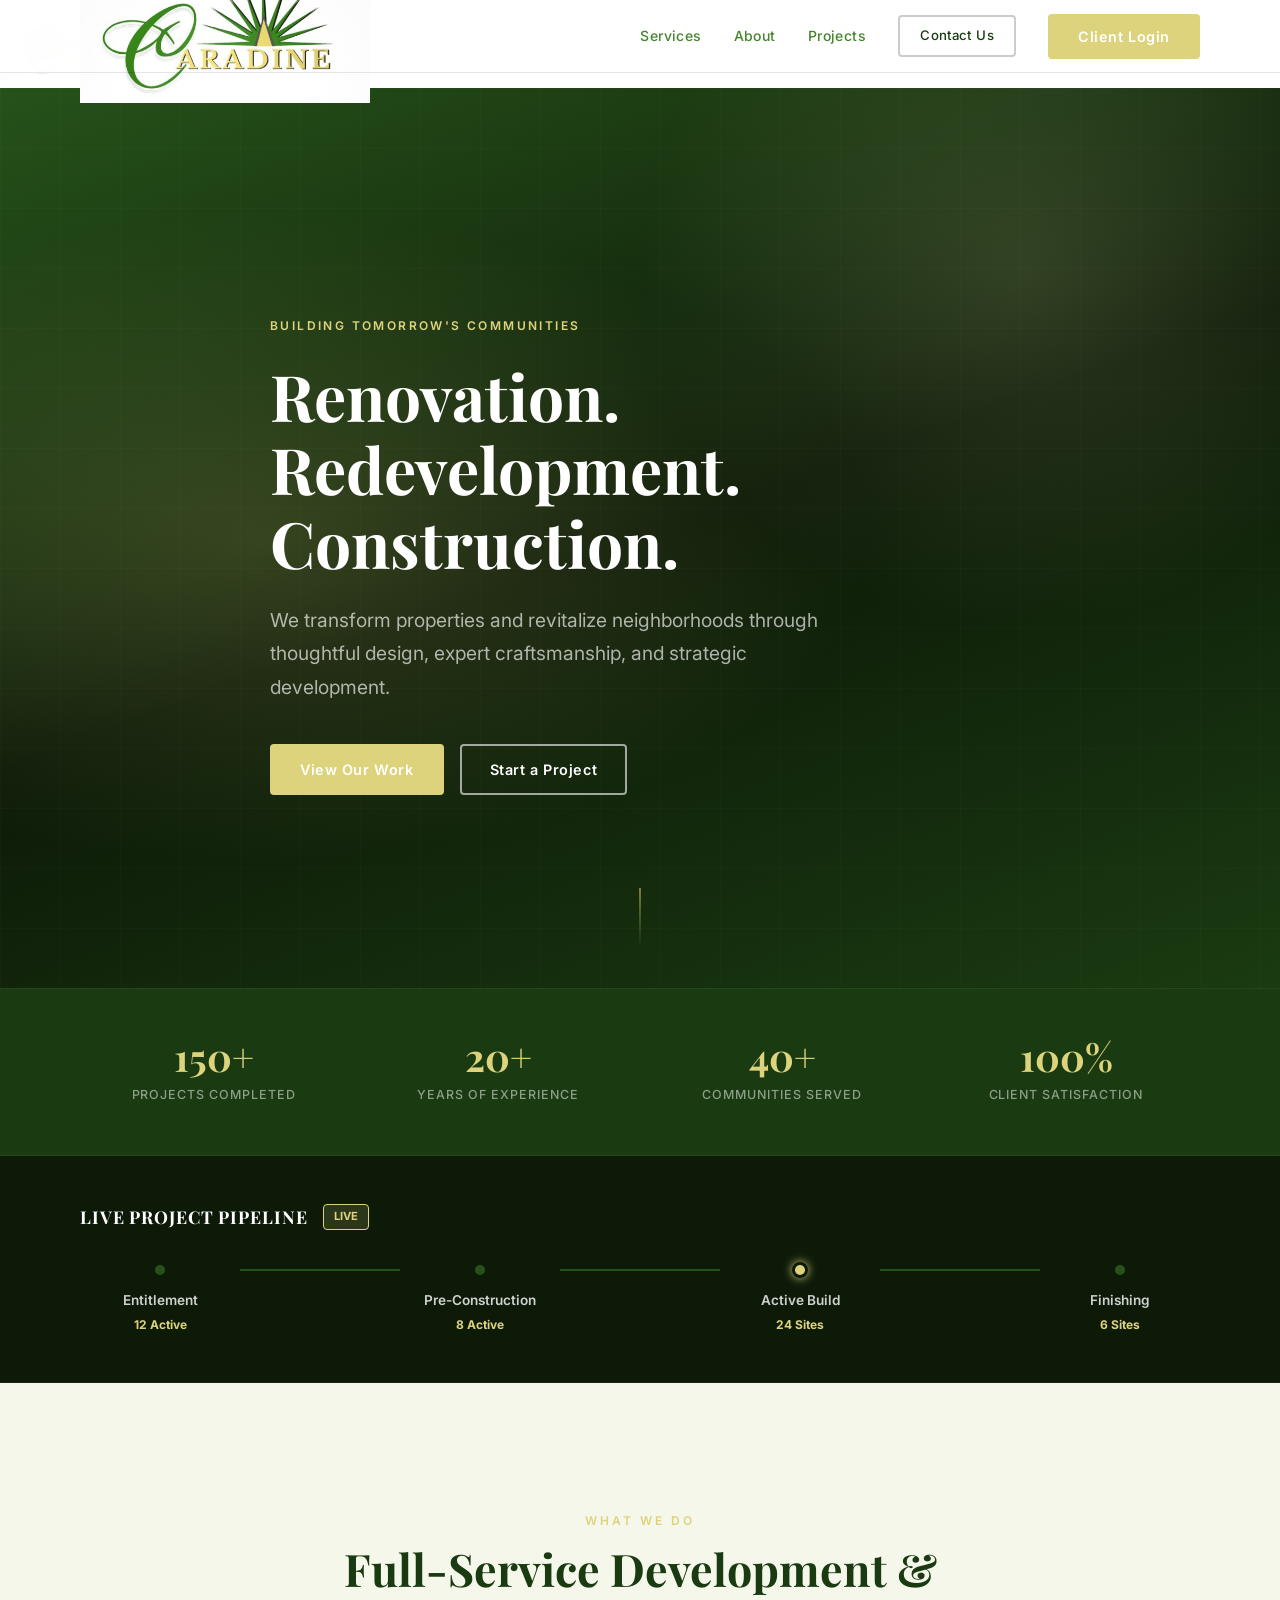
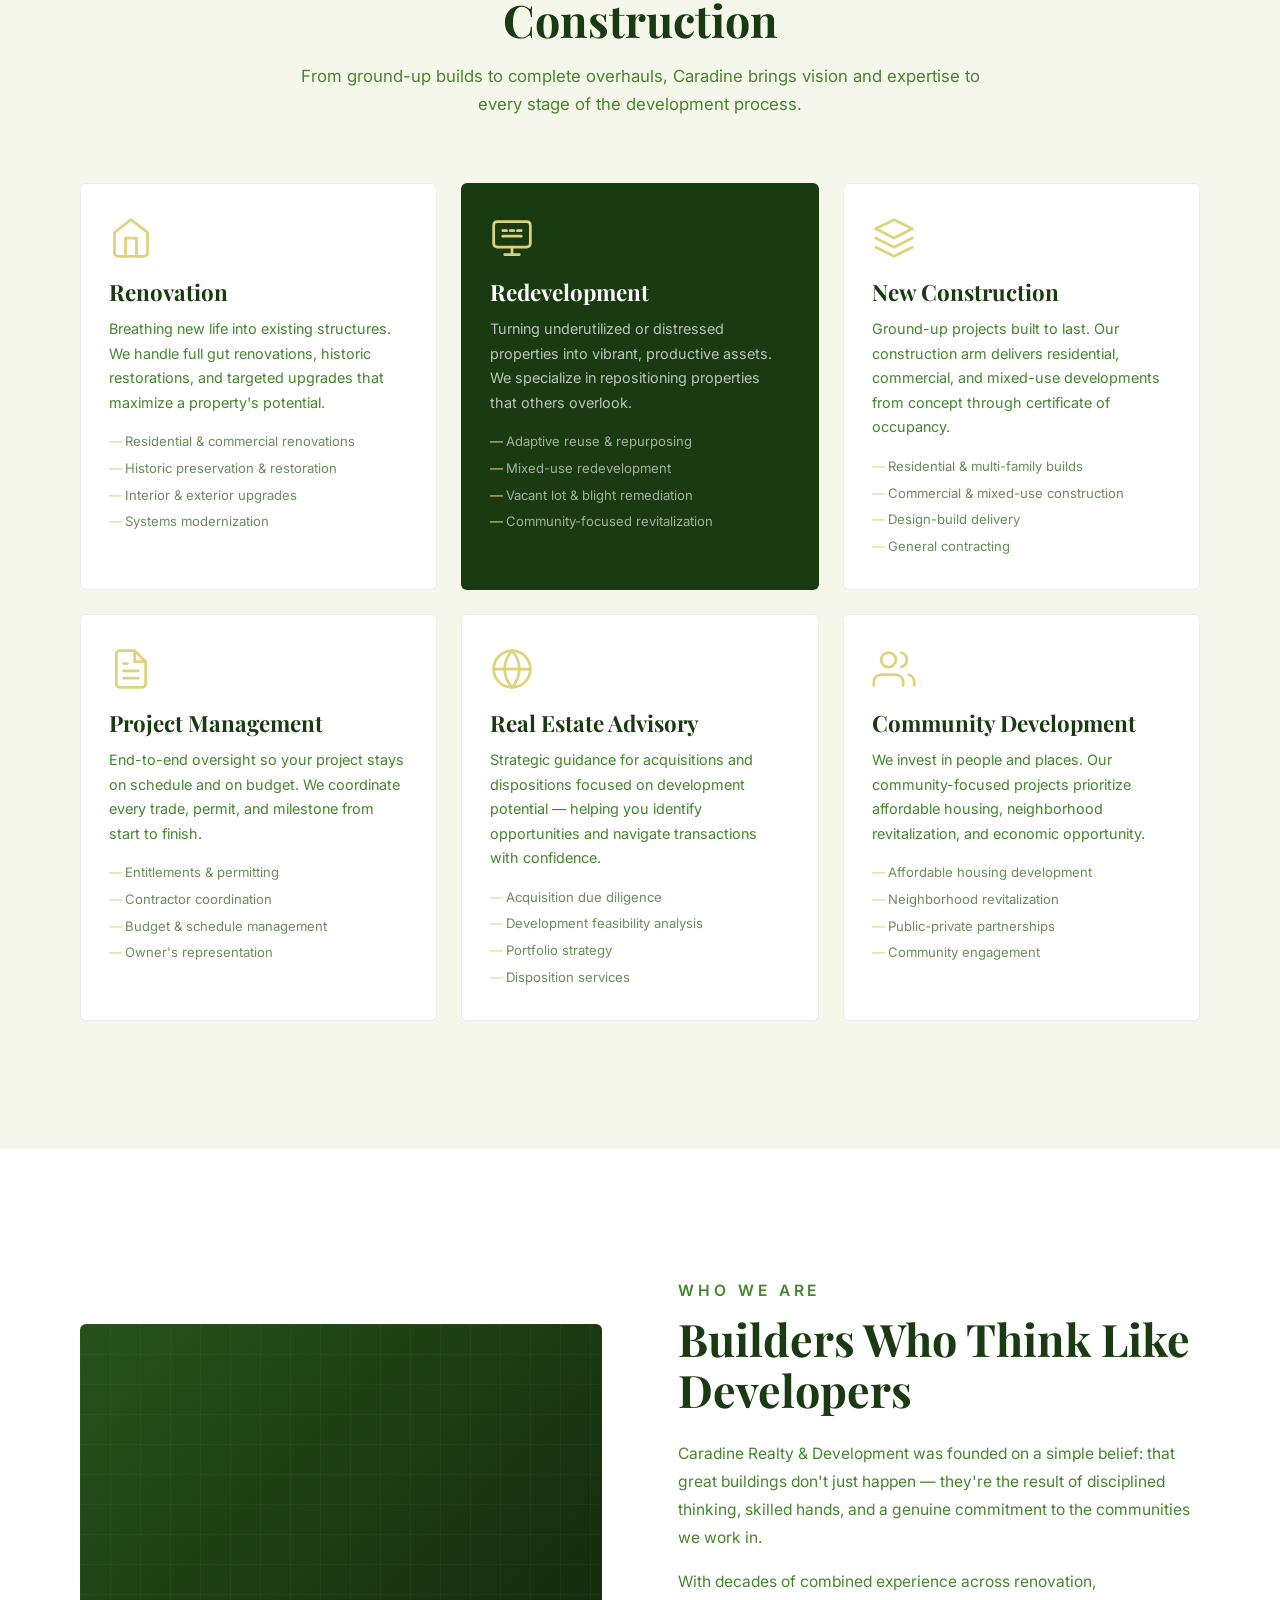
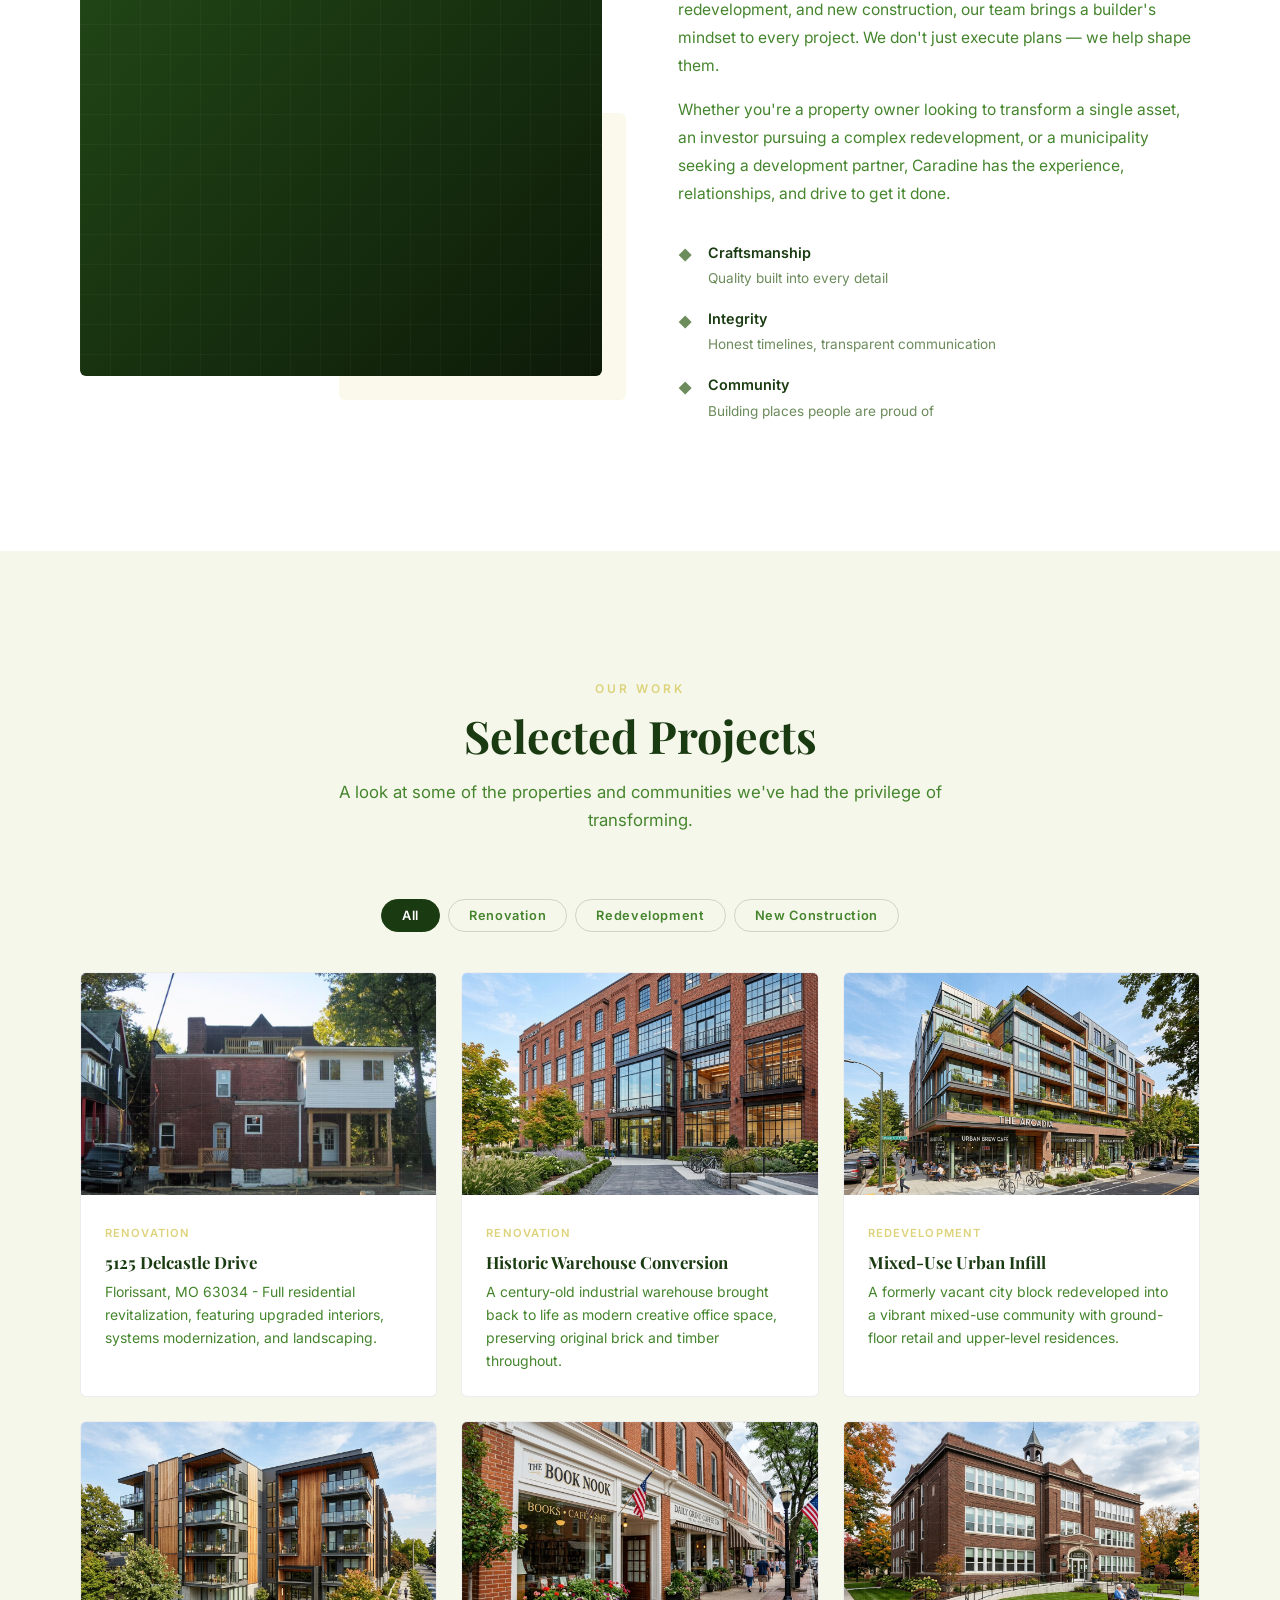
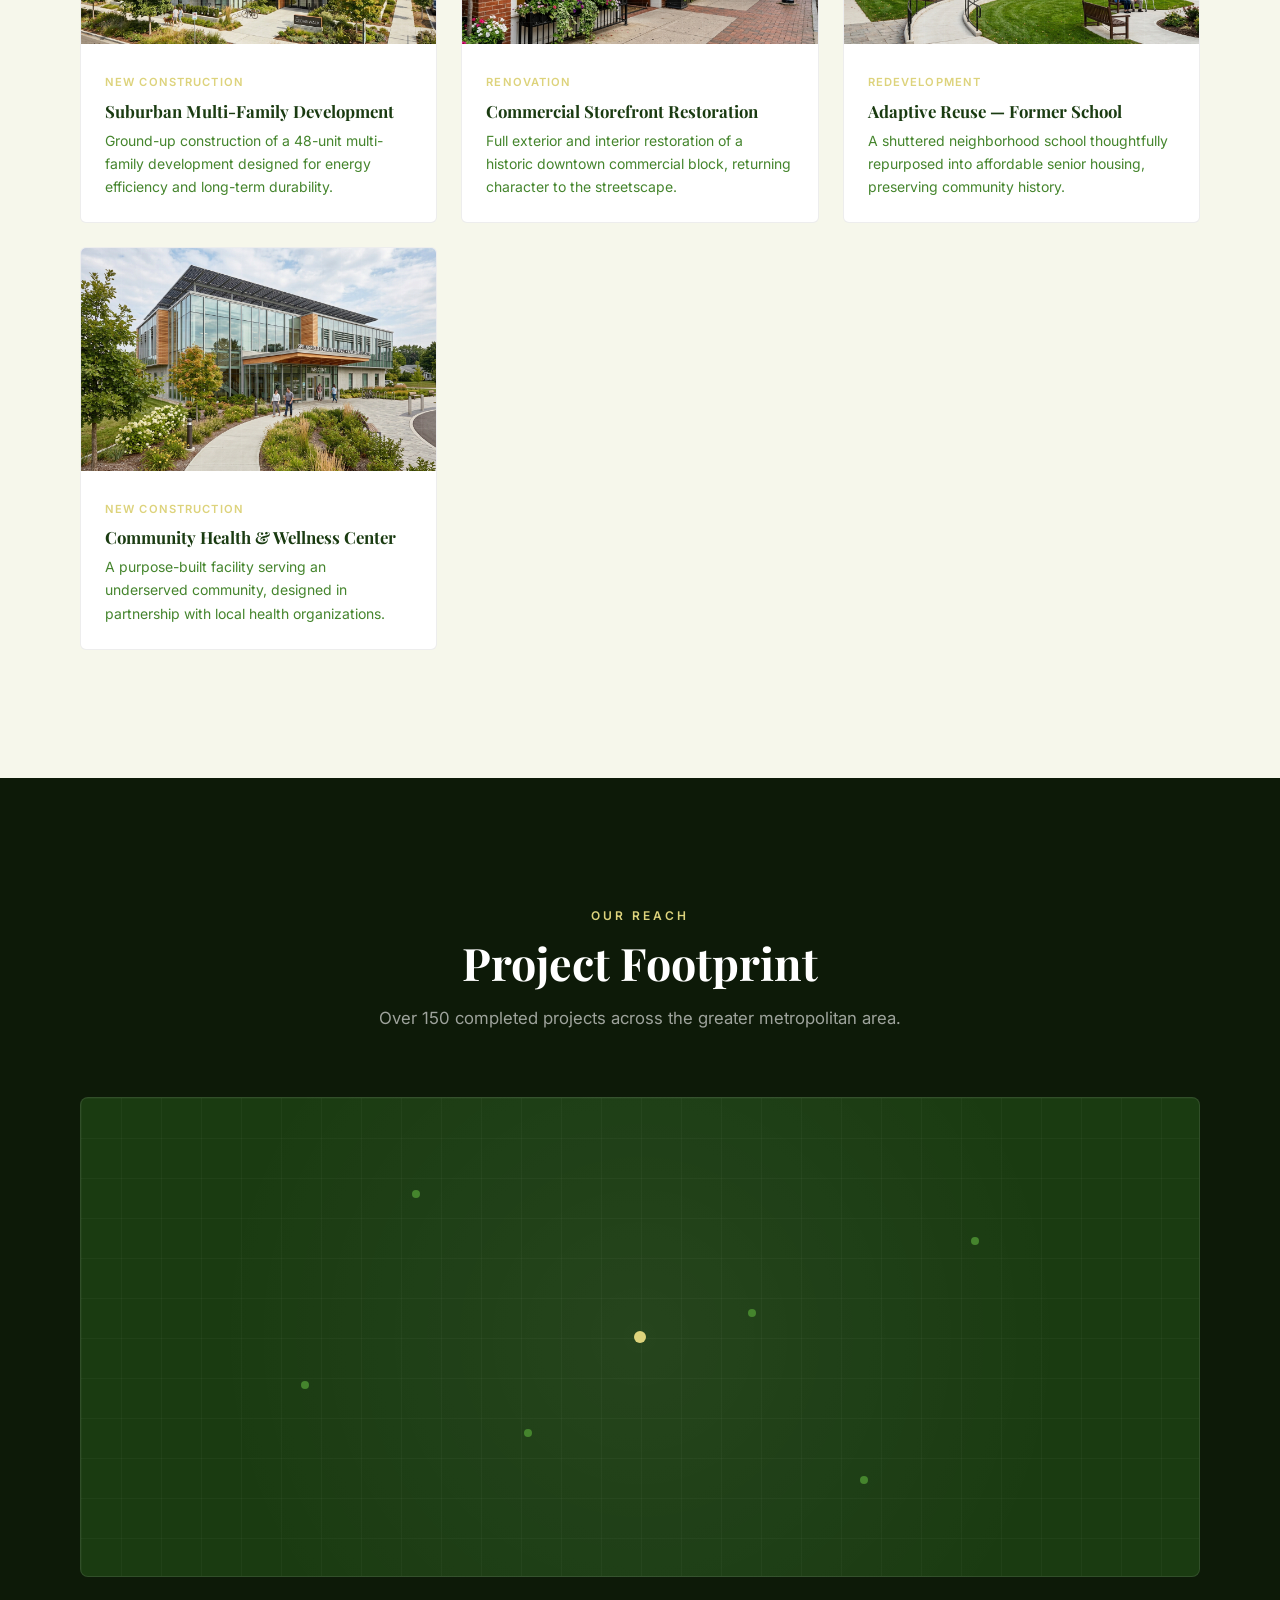
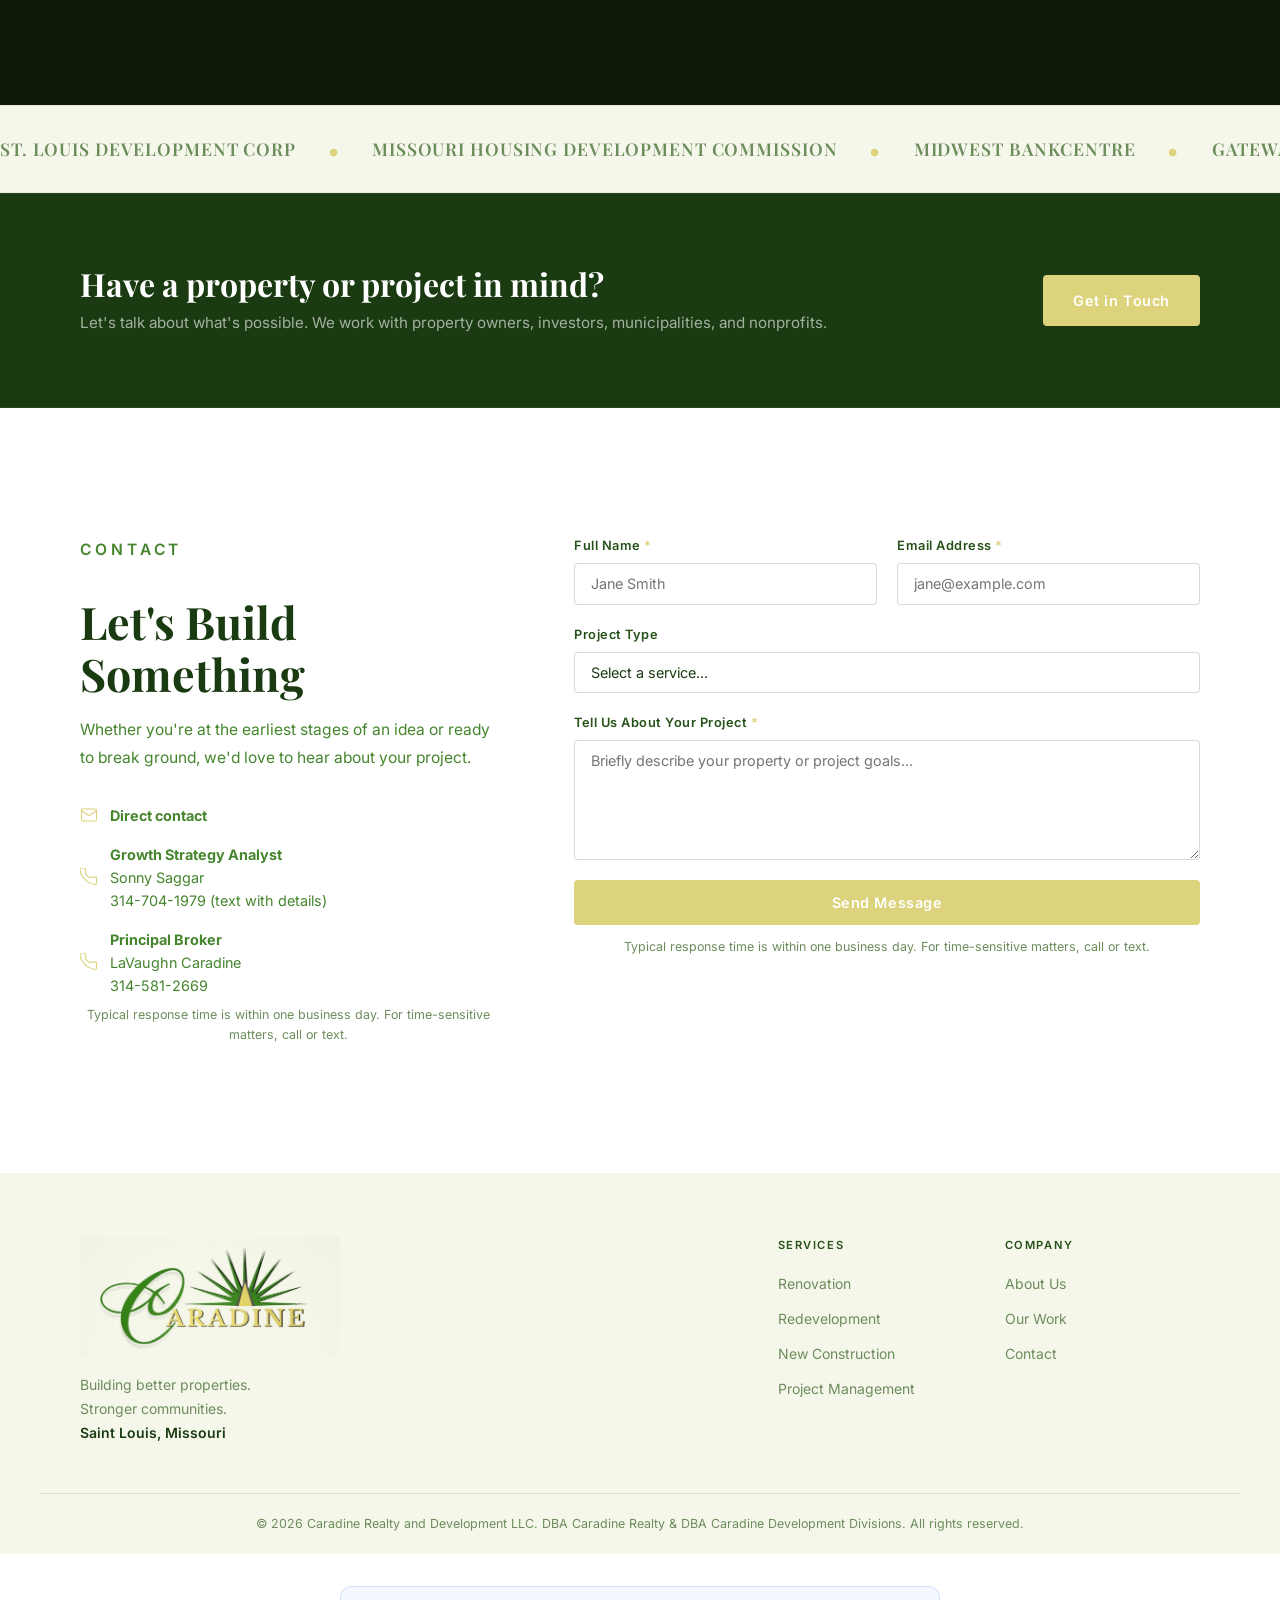
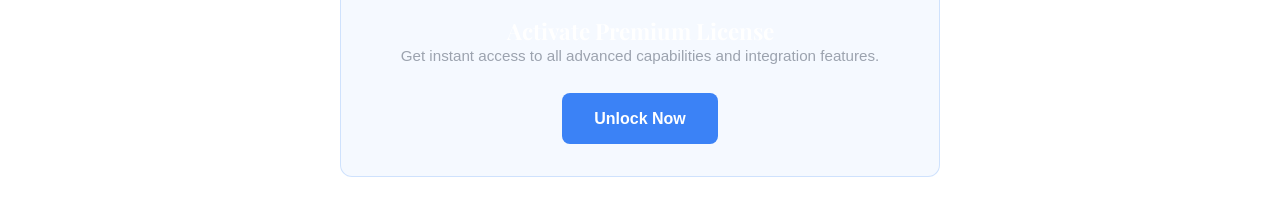
<file: index.html>
<!DOCTYPE html>
<html lang="en">
<head>
  <meta charset="UTF-8" />
  <meta name="viewport" content="width=device-width, initial-scale=1.0" />
  <title>Caradine Realty &amp; Development</title>
  <link rel="stylesheet" href="styles.css" />
  <link rel="preconnect" href="https://fonts.googleapis.com" />
  <link rel="preconnect" href="https://fonts.gstatic.com" crossorigin />
  <link href="https://fonts.googleapis.com/css2?family=Playfair+Display:wght@400;700&family=Inter:wght@300;400;500;600&display=swap" rel="stylesheet" />
</head>
<body>
<header>
  <img src="public/caradine-logo.jpg" alt="Caradine Realty" class="logo">
</header>

  <!-- Navigation -->
  <header class="site-header">
    <nav class="nav container">
      <a href="#" class="logo">
        <img src="/caradine-logo.jpg" alt="Caradine Realty logo" class="logo-mark" />
        <span class="logo-main">Caradine</span>
        <span class="logo-sub">Realty and Development LLC<br><small style="font-size: 0.65rem; opacity: 0.8; letter-spacing: 0.02em; display: block; margin-top: 2px;">DBA Caradine Realty &amp; DBA Caradine Development Divisions</small></span>
      </a>
      <button class="nav-toggle" aria-label="Toggle menu" aria-expanded="false">
        <span></span><span></span><span></span>
      </button>
      <ul class="nav-links">
        <li><a href="#services">Services</a></li>
        <li><a href="#about">About</a></li>
        <li><a href="#projects">Projects</a></li>
        <li><a href="#contact" class="btn btn-outline">Contact Us</a></li>
        <li><button class="btn btn-primary login-btn" id="login-trigger">Client Login</button></li>
      </ul>
    </nav>
  </header>

  <!-- Hero -->
  <section class="hero">
    <video autoplay loop muted playsinline class="hero-video">
      <source src="https://cdn.coverr.co/videos/coverr-construction-workers-on-a-rooftop-2621/1080p.mp4" type="video/mp4">
    </video>
    <div class="hero-overlay"></div>
    <div class="hero-content container">
      <p class="hero-eyebrow">Building Tomorrow's Communities</p>
      <h1>Renovation. Redevelopment.<br />Construction.</h1>
      <p class="hero-sub">We transform properties and revitalize neighborhoods through thoughtful design, expert craftsmanship, and strategic development.</p>
      <div class="hero-cta">
        <a href="#projects" class="btn btn-primary">View Our Work</a>
        <a href="#contact" class="btn btn-ghost">Start a Project</a>
      </div>
    </div>
    <div class="hero-scroll-indicator">
      <span></span>
    </div>
  </section>

  <!-- Stats Bar -->
  <section class="stats-bar">
    <div class="container stats-grid">
      <div class="stat">
        <span class="stat-number">150+</span>
        <span class="stat-label">Projects Completed</span>
      </div>
      <div class="stat">
        <span class="stat-number">20+</span>
        <span class="stat-label">Years of Experience</span>
      </div>
      <div class="stat">
        <span class="stat-number">40+</span>
        <span class="stat-label">Communities Served</span>
      </div>
      <div class="stat">
        <span class="stat-number">100%</span>
        <span class="stat-label">Client Satisfaction</span>
      </div>
    </div>
  </section>

  <!-- Pipeline Tracker -->
  <section class="pipeline-tracker reveal">
    <div class="container">
      <div class="pipeline-header">
        <h3>Live Project Pipeline</h3>
        <span class="pipeline-pulse">Live</span>
      </div>
      <div class="pipeline-stages">
        <div class="stage">
          <div class="stage-dot"></div>
          <div class="stage-label">Entitlement</div>
          <div class="stage-count">12 Active</div>
        </div>
        <div class="stage-line"></div>
        <div class="stage">
          <div class="stage-dot"></div>
          <div class="stage-label">Pre-Construction</div>
          <div class="stage-count">8 Active</div>
        </div>
        <div class="stage-line"></div>
        <div class="stage active-stage">
          <div class="stage-dot"></div>
          <div class="stage-label">Active Build</div>
          <div class="stage-count">24 Sites</div>
        </div>
        <div class="stage-line"></div>
        <div class="stage">
          <div class="stage-dot"></div>
          <div class="stage-label">Finishing</div>
          <div class="stage-count">6 Sites</div>
        </div>
      </div>
    </div>
  </section>

  <!-- Services -->
  <section class="services section" id="services">
    <div class="container">
      <div class="section-header">
        <p class="section-eyebrow">What We Do</p>
        <h2>Full-Service Development &amp; Construction</h2>
        <p class="section-desc">From ground-up builds to complete overhauls, Caradine brings vision and expertise to every stage of the development process.</p>
      </div>
      <div class="services-grid">
        <div class="service-card reveal reveal-delay-1">
          <div class="service-icon">
            <svg xmlns="http://www.w3.org/2000/svg" viewBox="0 0 24 24" fill="none" stroke="currentColor" stroke-width="1.5" stroke-linecap="round" stroke-linejoin="round"><path d="M3 9l9-7 9 7v11a2 2 0 01-2 2H5a2 2 0 01-2-2z"/><polyline points="9 22 9 12 15 12 15 22"/></svg>
          </div>
          <h3>Renovation</h3>
          <p>Breathing new life into existing structures. We handle full gut renovations, historic restorations, and targeted upgrades that maximize a property's potential.</p>
          <ul>
            <li>Residential &amp; commercial renovations</li>
            <li>Historic preservation &amp; restoration</li>
            <li>Interior &amp; exterior upgrades</li>
            <li>Systems modernization</li>
          </ul>
        </div>
        <div class="service-card featured reveal reveal-delay-2">
          <div class="service-icon">
            <svg xmlns="http://www.w3.org/2000/svg" viewBox="0 0 24 24" fill="none" stroke="currentColor" stroke-width="1.5" stroke-linecap="round" stroke-linejoin="round"><rect x="2" y="3" width="20" height="14" rx="2"/><path d="M8 21h8M12 17v4"/><path d="M7 8h2m2 0h2m2 0h2"/><path d="M7 11h10"/></svg>
          </div>
          <h3>Redevelopment</h3>
          <p>Turning underutilized or distressed properties into vibrant, productive assets. We specialize in repositioning properties that others overlook.</p>
          <ul>
            <li>Adaptive reuse &amp; repurposing</li>
            <li>Mixed-use redevelopment</li>
            <li>Vacant lot &amp; blight remediation</li>
            <li>Community-focused revitalization</li>
          </ul>
        </div>
        <div class="service-card reveal reveal-delay-3">
          <div class="service-icon">
            <svg xmlns="http://www.w3.org/2000/svg" viewBox="0 0 24 24" fill="none" stroke="currentColor" stroke-width="1.5" stroke-linecap="round" stroke-linejoin="round"><polygon points="12 2 2 7 12 12 22 7 12 2"/><polyline points="2 17 12 22 22 17"/><polyline points="2 12 12 17 22 12"/></svg>
          </div>
          <h3>New Construction</h3>
          <p>Ground-up projects built to last. Our construction arm delivers residential, commercial, and mixed-use developments from concept through certificate of occupancy.</p>
          <ul>
            <li>Residential &amp; multi-family builds</li>
            <li>Commercial &amp; mixed-use construction</li>
            <li>Design-build delivery</li>
            <li>General contracting</li>
          </ul>
        </div>
        <div class="service-card reveal reveal-delay-1">
          <div class="service-icon">
            <svg xmlns="http://www.w3.org/2000/svg" viewBox="0 0 24 24" fill="none" stroke="currentColor" stroke-width="1.5" stroke-linecap="round" stroke-linejoin="round"><path d="M14 2H6a2 2 0 00-2 2v16a2 2 0 002 2h12a2 2 0 002-2V8z"/><polyline points="14 2 14 8 20 8"/><line x1="16" y1="13" x2="8" y2="13"/><line x1="16" y1="17" x2="8" y2="17"/><polyline points="10 9 9 9 8 9"/></svg>
          </div>
          <h3>Project Management</h3>
          <p>End-to-end oversight so your project stays on schedule and on budget. We coordinate every trade, permit, and milestone from start to finish.</p>
          <ul>
            <li>Entitlements &amp; permitting</li>
            <li>Contractor coordination</li>
            <li>Budget &amp; schedule management</li>
            <li>Owner's representation</li>
          </ul>
        </div>
        <div class="service-card reveal reveal-delay-2">
          <div class="service-icon">
            <svg xmlns="http://www.w3.org/2000/svg" viewBox="0 0 24 24" fill="none" stroke="currentColor" stroke-width="1.5" stroke-linecap="round" stroke-linejoin="round"><circle cx="12" cy="12" r="10"/><line x1="2" y1="12" x2="22" y2="12"/><path d="M12 2a15.3 15.3 0 014 10 15.3 15.3 0 01-4 10 15.3 15.3 0 01-4-10 15.3 15.3 0 014-10z"/></svg>
          </div>
          <h3>Real Estate Advisory</h3>
          <p>Strategic guidance for acquisitions and dispositions focused on development potential — helping you identify opportunities and navigate transactions with confidence.</p>
          <ul>
            <li>Acquisition due diligence</li>
            <li>Development feasibility analysis</li>
            <li>Portfolio strategy</li>
            <li>Disposition services</li>
          </ul>
        </div>
        <div class="service-card reveal reveal-delay-3">
          <div class="service-icon">
            <svg xmlns="http://www.w3.org/2000/svg" viewBox="0 0 24 24" fill="none" stroke="currentColor" stroke-width="1.5" stroke-linecap="round" stroke-linejoin="round"><path d="M17 21v-2a4 4 0 00-4-4H5a4 4 0 00-4 4v2"/><circle cx="9" cy="7" r="4"/><path d="M23 21v-2a4 4 0 00-3-3.87"/><path d="M16 3.13a4 4 0 010 7.75"/></svg>
          </div>
          <h3>Community Development</h3>
          <p>We invest in people and places. Our community-focused projects prioritize affordable housing, neighborhood revitalization, and economic opportunity.</p>
          <ul>
            <li>Affordable housing development</li>
            <li>Neighborhood revitalization</li>
            <li>Public-private partnerships</li>
            <li>Community engagement</li>
          </ul>
        </div>
      </div>
    </div>
  </section>

  <!-- About -->
  <section class="about section" id="about">
    <div class="container about-grid">
      <div class="about-image reveal">
        <div class="about-image-bg"></div>
        <div class="about-image-accent"></div>
      </div>
      <div class="about-content reveal reveal-delay-2">
        <p class="section-eyebrow">Who We Are</p>
        <h2>Builders Who Think Like Developers</h2>
        <p>Caradine Realty &amp; Development was founded on a simple belief: that great buildings don't just happen — they're the result of disciplined thinking, skilled hands, and a genuine commitment to the communities we work in.</p>
        <p>With decades of combined experience across renovation, redevelopment, and new construction, our team brings a builder's mindset to every project. We don't just execute plans — we help shape them.</p>
        <p>Whether you're a property owner looking to transform a single asset, an investor pursuing a complex redevelopment, or a municipality seeking a development partner, Caradine has the experience, relationships, and drive to get it done.</p>
        <div class="about-values">
          <div class="value">
            <span class="value-icon">&#9670;</span>
            <div>
              <strong>Craftsmanship</strong>
              <span>Quality built into every detail</span>
            </div>
          </div>
          <div class="value">
            <span class="value-icon">&#9670;</span>
            <div>
              <strong>Integrity</strong>
              <span>Honest timelines, transparent communication</span>
            </div>
          </div>
          <div class="value">
            <span class="value-icon">&#9670;</span>
            <div>
              <strong>Community</strong>
              <span>Building places people are proud of</span>
            </div>
          </div>
        </div>
      </div>
    </div>
  </section>

  <!-- Projects -->
  <section class="projects section" id="projects">
    <div class="container">
      <div class="section-header">
        <p class="section-eyebrow">Our Work</p>
        <h2>Selected Projects</h2>
        <p class="section-desc">A look at some of the properties and communities we've had the privilege of transforming.</p>
      </div>
      <div class="project-filters">
        <button class="filter-btn active" data-filter="all">All</button>
        <button class="filter-btn" data-filter="renovation">Renovation</button>
        <button class="filter-btn" data-filter="redevelopment">Redevelopment</button>
        <button class="filter-btn" data-filter="construction">New Construction</button>
      </div>
      <div class="projects-grid">
        <!-- Real Property Listing -->
        <div class="project-card reveal reveal-delay-1" data-category="renovation" data-project-id="delcastle" tabindex="0">
          <div class="project-img" style="background-image: url('/public/listings/5125_delcastle/03_Exterior.jpg');"></div>
          <div class="project-info">
            <span class="project-tag">Renovation</span>
            <h3>5125 Delcastle Drive</h3>
            <p>Florissant, MO 63034 - Full residential revitalization, featuring upgraded interiors, systems modernization, and landscaping.</p>
          </div>
        </div>
        <div class="project-card reveal reveal-delay-2" data-category="renovation" data-project-id="warehouse" tabindex="0">
          <div class="project-img" style="background-image: url('/public/projects/warehouse_after.jpg');"></div>
          <div class="project-info">
            <span class="project-tag">Renovation</span>
            <h3>Historic Warehouse Conversion</h3>
            <p>A century-old industrial warehouse brought back to life as modern creative office space, preserving original brick and timber throughout.</p>
          </div>
        </div>
        <div class="project-card reveal reveal-delay-2" data-category="redevelopment" data-project-id="infill" tabindex="0">
          <div class="project-img" style="background-image: url('/public/projects/infill_after.jpg');"></div>
          <div class="project-info">
            <span class="project-tag">Redevelopment</span>
            <h3>Mixed-Use Urban Infill</h3>
            <p>A formerly vacant city block redeveloped into a vibrant mixed-use community with ground-floor retail and upper-level residences.</p>
          </div>
        </div>
        <div class="project-card reveal reveal-delay-3" data-category="construction" data-project-id="multifamily" tabindex="0">
          <div class="project-img" style="background-image: url('/public/projects/multifamily_front.jpg');"></div>
          <div class="project-info">
            <span class="project-tag">New Construction</span>
            <h3>Suburban Multi-Family Development</h3>
            <p>Ground-up construction of a 48-unit multi-family development designed for energy efficiency and long-term durability.</p>
          </div>
        </div>
        <div class="project-card reveal reveal-delay-1" data-category="renovation" data-project-id="storefront" tabindex="0">
          <div class="project-img" style="background-image: url('/public/projects/storefront_after.jpg');"></div>
          <div class="project-info">
            <span class="project-tag">Renovation</span>
            <h3>Commercial Storefront Restoration</h3>
            <p>Full exterior and interior restoration of a historic downtown commercial block, returning character to the streetscape.</p>
          </div>
        </div>
        <div class="project-card reveal reveal-delay-2" data-category="redevelopment" data-project-id="school" tabindex="0">
          <div class="project-img" style="background-image: url('/public/projects/school_after.jpg');"></div>
          <div class="project-info">
            <span class="project-tag">Redevelopment</span>
            <h3>Adaptive Reuse — Former School</h3>
            <p>A shuttered neighborhood school thoughtfully repurposed into affordable senior housing, preserving community history.</p>
          </div>
        </div>
        <div class="project-card reveal reveal-delay-3" data-category="construction" data-project-id="health" tabindex="0">
          <div class="project-img" style="background-image: url('/public/projects/health_front.jpg');"></div>
          <div class="project-info">
            <span class="project-tag">New Construction</span>
            <h3>Community Health &amp; Wellness Center</h3>
            <p>A purpose-built facility serving an underserved community, designed in partnership with local health organizations.</p>
          </div>
        </div>
      </div>
    </div>
  </section>

  <!-- Footprint Map Facade -->
  <section class="footprint section reveal" id="footprint">
    <div class="container">
      <div class="section-header">
        <p class="section-eyebrow">Our Reach</p>
        <h2>Project Footprint</h2>
        <p class="section-desc">Over 150 completed projects across the greater metropolitan area.</p>
      </div>
      <div class="map-container">
        <div class="map-grid">
           <div class="map-pin" style="top: 20%; left: 30%;"></div>
           <div class="map-pin" style="top: 45%; left: 60%;"></div>
           <div class="map-pin" style="top: 70%; left: 40%;"></div>
           <div class="map-pin" style="top: 30%; left: 80%;"></div>
           <div class="map-pin" style="top: 60%; left: 20%;"></div>
           <div class="map-pin" style="top: 80%; left: 70%;"></div>
           <div class="map-pin highlight" style="top: 50%; left: 50%;"></div>
        </div>
      </div>
    </div>
  </section>

  <!-- Partner Marquee -->
  <section class="partner-marquee">
    <div class="marquee-track">
      <div class="marquee-content">
        <span>St. Louis Development Corp</span>
        <span class="dot">&bull;</span>
        <span>Missouri Housing Development Commission</span>
        <span class="dot">&bull;</span>
        <span>Midwest BankCentre</span>
        <span class="dot">&bull;</span>
        <span>Gateway Architectural Partners</span>
        <span class="dot">&bull;</span>
        <span>Urban League of Metropolitan St. Louis</span>
        <span class="dot">&bull;</span>
      </div>
      <div class="marquee-content">
        <span>St. Louis Development Corp</span>
        <span class="dot">&bull;</span>
        <span>Missouri Housing Development Commission</span>
        <span class="dot">&bull;</span>
        <span>Midwest BankCentre</span>
        <span class="dot">&bull;</span>
        <span>Gateway Architectural Partners</span>
        <span class="dot">&bull;</span>
        <span>Urban League of Metropolitan St. Louis</span>
        <span class="dot">&bull;</span>
      </div>
    </div>
  </section>

  <!-- CTA Band -->
  <section class="cta-band">
    <div class="container cta-band-inner">
      <div>
        <h2>Have a property or project in mind?</h2>
        <p>Let's talk about what's possible. We work with property owners, investors, municipalities, and nonprofits.</p>
      </div>
      <a href="#contact" class="btn btn-primary">Get in Touch</a>
    </div>
  </section>

  <!-- Contact -->
  <section class="contact section" id="contact">
    <div class="container contact-grid">
      <div class="contact-info">
        <p class="section-eyebrow">Contact</p>
        <h2>Let's Build Something</h2>
        <p>Whether you're at the earliest stages of an idea or ready to break ground, we'd love to hear about your project.</p>
        <div class="contact-details">
          <div class="contact-item">
            <svg xmlns="http://www.w3.org/2000/svg" viewBox="0 0 24 24" fill="none" stroke="currentColor" stroke-width="1.5" stroke-linecap="round" stroke-linejoin="round"><path d="M4 4h16c1.1 0 2 .9 2 2v12c0 1.1-.9 2-2 2H4c-1.1 0-2-.9-2-2V6c0-1.1.9-2 2-2z"/><polyline points="22,6 12,13 2,6"/></svg>
            <span><strong>Direct contact</strong></span>
          </div>
          <div class="contact-item">
            <svg xmlns="http://www.w3.org/2000/svg" viewBox="0 0 24 24" fill="none" stroke="currentColor" stroke-width="1.5" stroke-linecap="round" stroke-linejoin="round"><path d="M22 16.92v3a2 2 0 01-2.18 2 19.79 19.79 0 01-8.63-3.07A19.5 19.5 0 013.07 10.8a19.79 19.79 0 01-3.07-8.7A2 2 0 012.18 0h3a2 2 0 012 1.72c.127.96.361 1.903.7 2.81a2 2 0 01-.45 2.11L6.91 7.09a16 16 0 006 6l.56-.56a2 2 0 012.11-.45c.907.339 1.85.573 2.81.7A2 2 0 0122 14.92v2z"/></svg>
            <span><strong>Growth Strategy Analyst</strong><br />Sonny Saggar<br /><a href="tel:+13147041979">314-704-1979</a> (text with details)</span>
          </div>
          <div class="contact-item">
            <svg xmlns="http://www.w3.org/2000/svg" viewBox="0 0 24 24" fill="none" stroke="currentColor" stroke-width="1.5" stroke-linecap="round" stroke-linejoin="round"><path d="M22 16.92v3a2 2 0 01-2.18 2 19.79 19.79 0 01-8.63-3.07A19.5 19.5 0 013.07 10.8a19.79 19.79 0 01-3.07-8.7A2 2 0 012.18 0h3a2 2 0 012 1.72c.127.96.361 1.903.7 2.81a2 2 0 01-.45 2.11L6.91 7.09a16 16 0 006 6l.56-.56a2 2 0 012.11-.45c.907.339 1.85.573 2.81.7A2 2 0 0122 14.92v2z"/></svg>
            <span><strong>Principal Broker</strong><br />LaVaughn Caradine<br /><a href="tel:+13145812669">314-581-2669</a></span>
          </div>
          <p class="form-note">Typical response time is within one business day. For time-sensitive matters, call or text.</p>
        </div>
      </div>
      <form class="contact-form" id="contact-form" novalidate>
        <div class="form-row">
          <div class="form-group">
            <label for="name">Full Name <span class="required">*</span></label>
            <input type="text" id="name" name="name" placeholder="Jane Smith" required autocomplete="name" />
          </div>
          <div class="form-group">
            <label for="email">Email Address <span class="required">*</span></label>
            <input type="email" id="email" name="email" placeholder="jane@example.com" required autocomplete="email" />
          </div>
        </div>
        <div class="form-group">
          <label for="project-type">Project Type</label>
          <select id="project-type" name="project-type">
            <option value="">Select a service...</option>
            <option value="renovation">Renovation</option>
            <option value="redevelopment">Redevelopment</option>
            <option value="construction">New Construction</option>
            <option value="project-management">Project Management</option>
            <option value="advisory">Real Estate Advisory</option>
            <option value="community">Community Development</option>
            <option value="other">Other</option>
          </select>
        </div>
        <div class="form-group">
          <label for="message">Tell Us About Your Project <span class="required">*</span></label>
          <textarea id="message" name="message" rows="5" placeholder="Briefly describe your property or project goals..." required></textarea>
        </div>
        <button type="submit" class="btn btn-primary btn-full">Send Message</button>
        <p class="form-note">Typical response time is within one business day. For time-sensitive matters, call or text.</p>
      </form>
    </div>
  </section>

  <!-- Footer -->
  <footer class="site-footer">
    <div class="container footer-inner">
      <div class="footer-brand">
        <img src="/caradine-logo.jpg" alt="Caradine Realty logo" class="logo-mark" />
        <span class="logo-main">Caradine</span>
        <span class="logo-sub">Realty and Development LLC<br><small style="font-size: 0.65rem; opacity: 0.8; letter-spacing: 0.02em; display: block; margin-top: 2px;">DBA Caradine Realty &amp; DBA Caradine Development Divisions</small></span>
        <p>Building better properties.<br />Stronger communities.<br /><span class="footer-location">Saint Louis, Missouri</span></p>
      </div>
      <div class="footer-links">
        <div class="footer-col">
          <strong>Services</strong>
          <ul>
            <li><a href="#services">Renovation</a></li>
            <li><a href="#services">Redevelopment</a></li>
            <li><a href="#services">New Construction</a></li>
            <li><a href="#services">Project Management</a></li>
          </ul>
        </div>
        <div class="footer-col">
          <strong>Company</strong>
          <ul>
            <li><a href="#about">About Us</a></li>
            <li><a href="#projects">Our Work</a></li>
            <li><a href="#contact">Contact</a></li>
          </ul>
        </div>
      </div>
    </div>
    <div class="footer-bottom">
      <div class="container">
        <p>&copy; 2026 Caradine Realty and Development LLC. DBA Caradine Realty &amp; DBA Caradine Development Divisions. All rights reserved.</p>
      </div>
    </div>
  </footer>

  <!-- Project Detail Modal -->
  <div class="project-modal" id="project-modal" aria-hidden="true">
    <div class="modal-overlay" data-close-modal></div>
    <div class="modal-panel">
      <button class="modal-close" data-close-modal aria-label="Close modal">
        <svg xmlns="http://www.w3.org/2000/svg" viewBox="0 0 24 24" fill="none" stroke="currentColor" stroke-width="2" stroke-linecap="round" stroke-linejoin="round"><line x1="18" y1="6" x2="6" y2="18"></line><line x1="6" y1="6" x2="18" y2="18"></line></svg>
      </button>
      
      <div class="modal-content">
        <span class="project-tag" id="modal-tag">Category</span>
        <h2 id="modal-title">Project Title</h2>
        
        <div class="project-narrative" id="modal-narrative">
          <!-- Narrative gets injected here -->
        </div>

        <div class="before-after-container" id="modal-before-after">
          <div class="ba-image ba-after">
             <div class="placeholder-img">After</div>
          </div>
          <div class="ba-image ba-before" id="ba-before-img">
             <div class="placeholder-img">Before</div>
          </div>
          <input type="range" min="0" max="100" value="50" class="ba-slider" id="ba-slider" aria-label="Before and after slider">
          <div class="ba-slider-line" id="ba-slider-line">
            <div class="ba-slider-button">
              <svg xmlns="http://www.w3.org/2000/svg" viewBox="0 0 24 24" fill="none" stroke="currentColor" stroke-width="2" stroke-linecap="round" stroke-linejoin="round"><polyline points="15 18 9 12 15 6"></polyline></svg>
              <svg xmlns="http://www.w3.org/2000/svg" viewBox="0 0 24 24" fill="none" stroke="currentColor" stroke-width="2" stroke-linecap="round" stroke-linejoin="round"><polyline points="9 18 15 12 9 6"></polyline></svg>
            </div>
          </div>
        </div>
        
        <h3 class="gallery-title">Progress Gallery</h3>
        <div class="project-gallery" id="modal-gallery">
          <!-- 10-20 photos get injected here -->
          <div class="gallery-placeholder">Photo Placeholder</div>
          <div class="gallery-placeholder">Photo Placeholder</div>
          <div class="gallery-placeholder">Photo Placeholder</div>
          <div class="gallery-placeholder">Photo Placeholder</div>
          <div class="gallery-placeholder">Photo Placeholder</div>
          <div class="gallery-placeholder">Photo Placeholder</div>
        </div>
      </div>
    </div>
  </div>

  <!-- Client Login Modal -->
  <div class="login-modal" id="login-modal" aria-hidden="true">
    <div class="modal-overlay" id="login-close-overlay"></div>
    <div class="login-panel">
      <button class="modal-close" id="login-close" aria-label="Close modal">
        <svg xmlns="http://www.w3.org/2000/svg" viewBox="0 0 24 24" fill="none" stroke="currentColor" stroke-width="2" stroke-linecap="round" stroke-linejoin="round"><line x1="18" y1="6" x2="6" y2="18"></line><line x1="6" y1="6" x2="18" y2="18"></line></svg>
      </button>
      <div class="login-header">
        <img src="/caradine-logo.jpg" alt="Caradine Logo" class="login-logo" style="mix-blend-mode: multiply;">
        <h3>Client &amp; Partner Portal</h3>
        <p>Access project documents, timelines, and progress photos securely.</p>
      </div>
      <form class="login-form">
        <div class="form-group">
          <label>Email Address</label>
          <input type="email" placeholder="you@company.com" required>
        </div>
        <div class="form-group">
          <label>Password</label>
          <input type="password" placeholder="••••••••" required>
        </div>
        <button type="submit" class="btn btn-primary btn-full">Access Portal</button>
        <p class="login-help"><a href="#">Forgot password?</a> | <a href="#">Request access</a></p>
      </form>
    </div>
  </div>

  <script src="script.js"></script>

<!-- Stripe Checkout Block -->
<div id="stripe-checkout-cta" style="margin: 2rem auto; padding: 2rem; border-radius: 12px; background: rgba(59,130,246,0.05); border: 1px solid rgba(59,130,246,0.2); text-align: center; font-family: sans-serif; max-width: 600px;">
    <h3 style="margin-top: 0; color: #fff;">Activate Premium License</h3>
    <p style="color: #9ca3af; font-size: 0.95rem; margin-bottom: 1.5rem;">Get instant access to all advanced capabilities and integration features.</p>
    <a href="https://buy.stripe.com/9B6bJ33Aj3sRanU22Z0RG0I" target="_blank" style="display: inline-block; padding: 0.8rem 2rem; background: #3b82f6; color: #fff; font-weight: bold; border-radius: 8px; text-decoration: none; transition: background 0.2s;">Unlock Now</a>
</div>

</body>
</html>
</file>
<file: styles.css>
/* ===========================
   Base & Reset
   =========================== */
*, *::before, *::after { box-sizing: border-box; margin: 0; padding: 0; }

:root {
  --color-black:   #0d1a08;
  --color-dark:    #1a3b11;
  --color-charcoal:#26521a;
  --color-mid:     #45852d;
  --color-muted:   #6c8c5c;
  --color-light:   #f6f7eb;
  --color-white:   #ffffff;
  --color-accent:  #ddd37c;
  --color-accent-light: #efe8ad;
  --font-serif:    'Playfair Display', Georgia, serif;
  --font-sans:     'Inter', system-ui, sans-serif;
  --max-w:         1200px;
  --radius:        4px;
  --transition:    0.25s ease;
}

html { scroll-behavior: smooth; font-size: 16px; }

body {
  font-family: var(--font-sans);
  color: var(--color-dark);
  background: var(--color-white);
  line-height: 1.6;
  -webkit-font-smoothing: antialiased;
}

img { display: block; max-width: 100%; }
a { color: inherit; text-decoration: none; }
ul { list-style: none; }
button { cursor: pointer; border: none; background: none; font-family: inherit; }

.container {
  width: 100%;
  max-width: var(--max-w);
  margin-inline: auto;
  padding-inline: clamp(1.25rem, 4vw, 2.5rem);
}

.section { padding-block: clamp(5rem, 10vw, 8.5rem); }

/* ===========================
   Typography
   =========================== */
h1, h2, h3 { font-family: var(--font-serif); line-height: 1.15; }
h1 { font-size: clamp(2.4rem, 5vw, 4rem); font-weight: 700; }
h2 { font-size: clamp(1.8rem, 3.5vw, 2.8rem); font-weight: 700; }
h3 { font-size: clamp(1.15rem, 2vw, 1.4rem); font-weight: 700; }

.section-eyebrow {
  font-size: 0.75rem;
  font-weight: 600;
  letter-spacing: 0.25em;
  text-transform: uppercase;
  color: var(--color-accent);
  margin-bottom: 0.75rem;
}

.section-header {
  text-align: center;
  max-width: 680px;
  margin-inline: auto;
  margin-bottom: clamp(2.5rem, 5vw, 4rem);
}

.section-desc {
  margin-top: 1rem;
  color: var(--color-mid);
  font-size: 1.05rem;
  line-height: 1.7;
}

/* ===========================
   Buttons
   =========================== */
.btn {
  display: inline-block;
  padding: 0.75rem 1.75rem;
  font-size: 0.9rem;
  font-weight: 600;
  letter-spacing: 0.04em;
  border-radius: var(--radius);
  transition: all 0.3s cubic-bezier(0.16, 1, 0.3, 1);
  white-space: nowrap;
}
.btn:hover {
  transform: translateY(-2px);
}

.btn-primary {
  background: var(--color-accent);
  color: var(--color-white);
  border: 2px solid var(--color-accent);
}
.btn-primary:hover { background: var(--color-accent-light); border-color: var(--color-accent-light); box-shadow: 0 8px 20px rgba(221,211,124,0.3); }

.btn-outline {
  background: transparent;
  color: var(--color-dark);
  border: 2px solid var(--color-dark);
}
.btn-outline:hover { background: var(--color-dark); color: var(--color-white); }

.btn-ghost {
  background: transparent;
  color: var(--color-white);
  border: 2px solid rgba(255,255,255,0.6);
}
.btn-ghost:hover { background: rgba(255,255,255,0.15); border-color: var(--color-white); }

.btn-full { width: 100%; text-align: center; }

/* ===========================
   Navigation
   =========================== */
.site-header {
  position: fixed;
  top: 0; left: 0; right: 0;
  z-index: 100;
  background: rgba(255, 255, 255, 0.96);
  backdrop-filter: blur(12px);
  -webkit-backdrop-filter: blur(12px);
  border-bottom: 1px solid rgba(0, 0, 0, 0.1);
  transition: background var(--transition);
}

.nav {
  display: flex;
  align-items: center;
  justify-content: space-between;
  height: 72px;
  gap: 2rem;
}

.logo {
  display: inline-flex;
  align-items: center;
  line-height: 1.1;
  min-height: 42px;
}
.logo .logo-mark {
  width: clamp(200px, 26vw, 290px);
  height: auto;
  mix-blend-mode: multiply;
}
.logo .logo-main,
.logo .logo-sub {
  position: absolute;
  width: 1px;
  height: 1px;
  padding: 0;
  margin: -1px;
  overflow: hidden;
  clip: rect(0, 0, 0, 0);
  white-space: nowrap;
  border: 0;
}
.logo-main {
  font-family: var(--font-serif);
  font-size: 1.35rem;
  font-weight: 700;
  color: var(--color-white);
  letter-spacing: 0.02em;
}
.logo-sub {
  font-size: 0.6rem;
  font-weight: 500;
  letter-spacing: 0.14em;
  text-transform: uppercase;
  color: var(--color-accent);
}

.nav-links {
  display: flex;
  align-items: center;
  gap: 2rem;
}

.nav-links a {
  color: var(--color-mid);
  font-size: 0.875rem;
  font-weight: 500;
  letter-spacing: 0.03em;
  transition: color var(--transition);
}
.nav-links a:hover { color: var(--color-dark); }
.nav-links .btn-outline {
  color: var(--color-dark);
  border-color: rgba(0, 0, 0, 0.2);
  padding: 0.5rem 1.25rem;
  font-size: 0.825rem;
}
.nav-links .btn-outline:hover { background: var(--color-dark); color: var(--color-white); border-color: var(--color-dark); }

.nav-toggle {
  display: none;
  flex-direction: column;
  gap: 5px;
  padding: 4px;
}
.nav-toggle span {
  display: block;
  width: 24px;
  height: 2px;
  background: var(--color-dark);
  border-radius: 2px;
  transition: all var(--transition);
}

/* ===========================
   Hero
   =========================== */
.hero {
  position: relative;
  min-height: 100vh;
  display: flex;
  align-items: center;
  background: var(--color-black);
  overflow: hidden;
}

.hero::before {
  content: '';
  position: absolute;
  inset: 0;
  background:
    radial-gradient(ellipse 80% 60% at 20% 50%, rgba(221,211,124,0.18) 0%, transparent 60%),
    radial-gradient(ellipse 60% 80% at 80% 20%, rgba(239,232,173,0.15) 0%, transparent 50%),
    linear-gradient(160deg, #26521a 0%, #0d1a08 50%, #1a3b11 100%);
  animation: heroBreathe 15s ease-in-out infinite alternate;
}
@keyframes heroBreathe {
  0% { transform: scale(1); }
  100% { transform: scale(1.05); }
}

/* Subtle architectural grid texture */
.hero::after {
  content: '';
  position: absolute;
  inset: 0;
  background-image:
    linear-gradient(rgba(255,255,255,0.015) 1px, transparent 1px),
    linear-gradient(90deg, rgba(255,255,255,0.015) 1px, transparent 1px);
  background-size: 60px 60px;
  pointer-events: none;
}

.hero-overlay { display: none; }

.hero-content {
  position: relative;
  z-index: 2;
  padding-top: 100px;
  padding-bottom: 4rem;
  max-width: 820px;
}

.hero-eyebrow {
  font-size: 0.75rem;
  font-weight: 600;
  letter-spacing: 0.2em;
  text-transform: uppercase;
  color: var(--color-accent);
  margin-bottom: 1.5rem;
}

.hero h1 {
  color: var(--color-white);
  margin-bottom: 1.5rem;
}

.hero-sub {
  font-size: clamp(1rem, 1.8vw, 1.2rem);
  color: rgba(255,255,255,0.65);
  max-width: 560px;
  line-height: 1.75;
  margin-bottom: 2.5rem;
}

.hero-cta { display: flex; gap: 1rem; flex-wrap: wrap; }

.hero-scroll-indicator {
  position: absolute;
  bottom: 2.5rem;
  left: 50%;
  transform: translateX(-50%);
  z-index: 2;
}
.hero-scroll-indicator span {
  display: block;
  width: 1px;
  height: 60px;
  background: linear-gradient(to bottom, var(--color-accent), transparent);
  animation: scrollPulse 2s ease-in-out infinite;
}
@keyframes scrollPulse {
  0%, 100% { opacity: 1; transform: scaleY(1); }
  50% { opacity: 0.4; transform: scaleY(0.6); }
}

/* ===========================
   Stats Bar
   =========================== */
.stats-bar {
  background: var(--color-dark);
  border-top: 1px solid rgba(255,255,255,0.06);
  border-bottom: 1px solid rgba(255,255,255,0.06);
  padding-block: 2.5rem;
}

.stats-grid {
  display: grid;
  grid-template-columns: repeat(4, 1fr);
  gap: 1rem;
  text-align: center;
}

.stat { padding: 0.5rem; }
.stat-number {
  display: block;
  font-family: var(--font-serif);
  font-size: clamp(1.8rem, 3vw, 2.6rem);
  font-weight: 700;
  color: var(--color-accent);
  line-height: 1;
  margin-bottom: 0.4rem;
}
.stat-label {
  font-size: 0.78rem;
  font-weight: 500;
  letter-spacing: 0.08em;
  text-transform: uppercase;
  color: rgba(255,255,255,0.5);
}

/* ===========================
   Services
   =========================== */
.services { background: var(--color-light); }

.services-grid {
  display: grid;
  grid-template-columns: repeat(3, 1fr);
  gap: 1.5rem;
}

.service-card {
  background: var(--color-white);
  border: 1px solid rgba(0,0,0,0.07);
  border-radius: 6px;
  padding: 2rem 1.75rem;
  transition: transform var(--transition), box-shadow var(--transition);
}
.service-card:hover {
  transform: translateY(-4px);
  box-shadow: 0 16px 40px rgba(0,0,0,0.1);
}
.service-card.featured {
  background: var(--color-dark);
  border-color: transparent;
  color: var(--color-white);
}
.service-card.featured p { color: rgba(255,255,255,0.7); }
.service-card.featured ul li { color: rgba(255,255,255,0.6); }
.service-card.featured h3 { color: var(--color-white); }

.service-icon {
  width: 44px;
  height: 44px;
  margin-bottom: 1.25rem;
  color: var(--color-accent);
}
.service-icon svg { width: 100%; height: 100%; }

.service-card h3 { margin-bottom: 0.75rem; }
.service-card p { font-size: 0.9rem; color: var(--color-mid); line-height: 1.7; margin-bottom: 1rem; }
.service-card ul { display: flex; flex-direction: column; gap: 0.35rem; }
.service-card ul li {
  font-size: 0.82rem;
  color: var(--color-muted);
  padding-left: 1rem;
  position: relative;
}
.service-card ul li::before {
  content: '—';
  position: absolute;
  left: 0;
  color: var(--color-accent);
}

/* ===========================
   About
   =========================== */
.about { background: var(--color-white); }

.about-grid {
  display: grid;
  grid-template-columns: 1fr 1fr;
  gap: clamp(3rem, 6vw, 6rem);
  align-items: center;
}

.about-image {
  position: relative;
  aspect-ratio: 4/5;
}
.about-image-bg {
  position: absolute;
  inset: 0;
  background: linear-gradient(135deg, var(--color-charcoal) 0%, var(--color-black) 100%);
  border-radius: 6px;
}
.about-image-bg::after {
  content: '';
  position: absolute;
  inset: 0;
  background-image:
    linear-gradient(rgba(255,255,255,0.03) 1px, transparent 1px),
    linear-gradient(90deg, rgba(255,255,255,0.03) 1px, transparent 1px);
  background-size: 30px 30px;
  border-radius: 6px;
}
.about-image-accent {
  position: absolute;
  bottom: -1.5rem;
  right: -1.5rem;
  width: 55%;
  aspect-ratio: 1;
  background: var(--color-accent);
  opacity: 0.15;
  border-radius: 6px;
  z-index: -1;
}

.about-content .section-eyebrow { margin-bottom: 0.5rem; }
.about-content h2 { margin-bottom: 1.5rem; }
.about-content p {
  color: var(--color-mid);
  font-size: 0.975rem;
  line-height: 1.8;
  margin-bottom: 1rem;
}

.about-values { margin-top: 2rem; display: flex; flex-direction: column; gap: 1rem; }
.value {
  display: flex;
  align-items: flex-start;
  gap: 1rem;
}
.value-icon {
  color: var(--color-accent);
  font-size: 0.6rem;
  margin-top: 0.3rem;
  flex-shrink: 0;
}
.value strong {
  display: block;
  font-size: 0.9rem;
  font-weight: 600;
  color: var(--color-dark);
  margin-bottom: 0.1rem;
}
.value span { font-size: 0.85rem; color: var(--color-muted); }

/* ===========================
   Projects
   =========================== */
.projects { background: var(--color-light); }

.project-filters {
  display: flex;
  justify-content: center;
  gap: 0.5rem;
  margin-bottom: 2.5rem;
  flex-wrap: wrap;
}

.filter-btn {
  padding: 0.5rem 1.25rem;
  font-size: 0.8rem;
  font-weight: 600;
  letter-spacing: 0.05em;
  border-radius: 100px;
  border: 1.5px solid rgba(0,0,0,0.15);
  color: var(--color-mid);
  transition: all var(--transition);
}
.filter-btn:hover,
.filter-btn.active {
  background: var(--color-dark);
  color: var(--color-white);
  border-color: var(--color-dark);
}

.projects-grid {
  display: grid;
  grid-template-columns: repeat(3, 1fr);
  gap: 1.5rem;
}

.project-card {
  background: var(--color-white);
  border-radius: 6px;
  overflow: hidden;
  border: 1px solid rgba(0,0,0,0.07);
  transition: transform var(--transition), box-shadow var(--transition);
}
.project-card:hover { transform: translateY(-4px); box-shadow: 0 16px 40px rgba(0,0,0,0.1); }
.project-card.hidden { display: none; }

.project-img {
  aspect-ratio: 16/10;
  background-size: cover;
  background-position: center;
  transition: transform 0.6s cubic-bezier(0.16, 1, 0.3, 1);
}
.project-card:hover .project-img {
  transform: scale(1.05);
}
.project-img-1 { background: linear-gradient(135deg, #3b3a24 0%, #6b6335 50%, #3b3a24 100%); }
.project-img-2 { background: linear-gradient(135deg, #1a3b11 0%, #26521a 50%, #1a3b11 100%); }
.project-img-3 { background: linear-gradient(135deg, #26521a 0%, #45852d 50%, #26521a 100%); }
.project-img-4 { background: linear-gradient(135deg, #45852d 0%, #6c8c5c 50%, #45852d 100%); }
.project-img-5 { background: linear-gradient(135deg, #6b6335 0%, #8c824c 50%, #6b6335 100%); }
.project-img-6 { background: linear-gradient(135deg, #1a3b11 0%, #ddd37c 50%, #1a3b11 100%); }

/* Add subtle pattern overlay to project images */
.project-img::after {
  content: '';
  display: block;
  width: 100%;
  height: 100%;
  background-image:
    linear-gradient(rgba(255,255,255,0.04) 1px, transparent 1px),
    linear-gradient(90deg, rgba(255,255,255,0.04) 1px, transparent 1px);
  background-size: 20px 20px;
}

.project-info { padding: 1.5rem; }
.project-tag {
  display: inline-block;
  font-size: 0.7rem;
  font-weight: 600;
  letter-spacing: 0.1em;
  text-transform: uppercase;
  color: var(--color-accent);
  margin-bottom: 0.6rem;
}
.project-info h3 { margin-bottom: 0.5rem; font-size: 1.05rem; }
.project-info p { font-size: 0.875rem; color: var(--color-mid); line-height: 1.65; }

/* ===========================
   CTA Band
   =========================== */
.cta-band {
  background: var(--color-dark);
  padding-block: clamp(3rem, 6vw, 4.5rem);
  border-top: 1px solid rgba(255,255,255,0.06);
  border-bottom: 1px solid rgba(255,255,255,0.06);
}

.cta-band-inner {
  display: flex;
  align-items: center;
  justify-content: space-between;
  gap: 2rem;
  flex-wrap: wrap;
}
.cta-band h2 { color: var(--color-white); font-size: clamp(1.4rem, 2.5vw, 2rem); }
.cta-band p { color: rgba(255,255,255,0.6); margin-top: 0.5rem; font-size: 0.95rem; }

/* ===========================
   Contact
   =========================== */
.contact { background: var(--color-white); }

.contact-grid {
  display: grid;
  grid-template-columns: 1fr 1.5fr;
  gap: clamp(3rem, 6vw, 5rem);
  align-items: start;
}

.contact-info h2 { margin-bottom: 1rem; }
.contact-info > p { color: var(--color-mid); font-size: 0.975rem; line-height: 1.8; margin-bottom: 2rem; }

.contact-details { display: flex; flex-direction: column; gap: 1rem; }
.contact-item {
  display: flex;
  align-items: center;
  gap: 0.75rem;
  font-size: 0.9rem;
  color: var(--color-mid);
}
.contact-item svg { width: 18px; height: 18px; flex-shrink: 0; color: var(--color-accent); }
.contact-item a { color: var(--color-mid); transition: color var(--transition); }
.contact-item a:hover { color: var(--color-accent); }

/* Form */
.contact-form { display: flex; flex-direction: column; gap: 1.25rem; }

.form-row {
  display: grid;
  grid-template-columns: 1fr 1fr;
  gap: 1.25rem;
}

.form-group { display: flex; flex-direction: column; gap: 0.4rem; }
.form-group label {
  font-size: 0.8rem;
  font-weight: 600;
  letter-spacing: 0.04em;
  color: var(--color-charcoal);
}
.required { color: var(--color-accent); }

.form-group input,
.form-group select,
.form-group textarea {
  font-family: var(--font-sans);
  font-size: 0.9rem;
  padding: 0.7rem 1rem;
  border: 1.5px solid rgba(0,0,0,0.15);
  border-radius: var(--radius);
  background: var(--color-white);
  color: var(--color-dark);
  transition: border-color var(--transition), box-shadow var(--transition);
  outline: none;
  appearance: none;
  -webkit-appearance: none;
}
.form-group input:focus,
.form-group select:focus,
.form-group textarea:focus {
  border-color: var(--color-accent);
  box-shadow: 0 0 0 3px rgba(221,211,124,0.3);
}
.form-group textarea { resize: vertical; min-height: 120px; }

.form-note {
  font-size: 0.78rem;
  color: var(--color-muted);
  text-align: center;
  margin-top: -0.5rem;
}

/* Form states */
.form-group input.error,
.form-group textarea.error {
  border-color: #c0392b;
}
.form-success {
  background: #f0faf0;
  border: 1.5px solid #2ecc71;
  border-radius: var(--radius);
  padding: 1.25rem;
  text-align: center;
  color: #1a6b1a;
  font-size: 0.9rem;
  font-weight: 500;
}

/* ===========================
   Footer
   =========================== */
.site-footer {
  background: var(--color-light);
  color: var(--color-mid);
  padding-top: 4rem;
}

.footer-inner {
  display: grid;
  grid-template-columns: 1.5fr 1fr;
  gap: 4rem;
  padding-bottom: 3rem;
  border-bottom: 1px solid rgba(0,0,0,0.1);
}

.footer-brand .logo-main { color: var(--color-dark); }
.footer-brand .logo-sub { color: var(--color-accent); }
.footer-brand .logo-mark {
  width: min(100%, 260px);
  height: auto;
  margin-bottom: 0.7rem;
  mix-blend-mode: multiply;
}
.footer-brand .logo-main,
.footer-brand .logo-sub {
  position: absolute;
  width: 1px;
  height: 1px;
  padding: 0;
  margin: -1px;
  overflow: hidden;
  clip: rect(0, 0, 0, 0);
  white-space: nowrap;
  border: 0;
}
.footer-brand p {
  margin-top: 1rem;
  font-size: 0.875rem;
  line-height: 1.7;
  color: var(--color-muted);
}
.footer-location {
  color: var(--color-dark);
  font-weight: 600;
  font-style: normal;
}

.footer-links {
  display: grid;
  grid-template-columns: 1fr 1fr;
  gap: 2rem;
}

.footer-col strong {
  display: block;
  font-size: 0.7rem;
  font-weight: 600;
  letter-spacing: 0.14em;
  text-transform: uppercase;
  color: var(--color-charcoal);
  margin-bottom: 1rem;
}
.footer-col ul { display: flex; flex-direction: column; gap: 0.6rem; }
.footer-col a {
  font-size: 0.875rem;
  color: var(--color-muted);
  transition: color var(--transition);
}
.footer-col a:hover { color: var(--color-dark); }

.footer-bottom {
  padding-block: 1.25rem;
}
.footer-bottom p {
  font-size: 0.78rem;
  color: var(--color-muted);
  text-align: center;
}

/* ===========================
   Responsive
   =========================== */
@media (max-width: 1024px) {
  .services-grid { grid-template-columns: repeat(2, 1fr); }
  .projects-grid { grid-template-columns: repeat(2, 1fr); }
}

@media (max-width: 768px) {
  .nav-toggle { display: flex; }

  .nav-links {
    position: fixed;
    top: 72px;
    left: 0; right: 0;
    background: rgba(255,255,255,0.98);
    flex-direction: column;
    align-items: center;
    padding: 2rem;
    gap: 1.5rem;
    transform: translateY(-110%);
    opacity: 0;
    transition: transform 0.3s ease, opacity 0.3s ease;
    pointer-events: none;
    border-bottom: 1px solid rgba(0,0,0,0.1);
  }
  .nav-links.open {
    transform: translateY(0);
    opacity: 1;
    pointer-events: auto;
  }

  .stats-grid { grid-template-columns: repeat(2, 1fr); gap: 1.5rem; }

  .services-grid { grid-template-columns: 1fr; }
  .projects-grid { grid-template-columns: 1fr; }

  .about-grid { grid-template-columns: 1fr; }
  .about-image { aspect-ratio: 3/2; max-height: 300px; }

  .contact-grid { grid-template-columns: 1fr; }
  .form-row { grid-template-columns: 1fr; }

  .cta-band-inner { flex-direction: column; text-align: center; }

  .footer-inner { grid-template-columns: 1fr; gap: 2.5rem; }
}

@media (max-width: 480px) {
  .logo {
    min-height: 36px;
  }
  .logo .logo-mark {
    width: min(60vw, 210px);
  }
}

@media (max-width: 480px) {
  .stats-grid { grid-template-columns: repeat(2, 1fr); }
  .hero-cta { flex-direction: column; }
  .hero-cta .btn { text-align: center; }
}
.logo {
  height: 80px;
}

/* ===========================
   Project Modal
   =========================== */
.project-modal {
  position: fixed;
  inset: 0;
  z-index: 1000;
  display: flex;
  justify-content: flex-end;
  pointer-events: none;
  opacity: 0;
  transition: opacity var(--transition);
}
.project-modal[aria-hidden="false"] {
  pointer-events: auto;
  opacity: 1;
}

.modal-overlay {
  position: absolute;
  inset: 0;
  background: rgba(0,0,0,0.4);
  backdrop-filter: blur(4px);
  -webkit-backdrop-filter: blur(4px);
}

.modal-panel {
  position: relative;
  width: 100%;
  max-width: 800px;
  height: 100%;
  background: var(--color-white);
  box-shadow: -10px 0 40px rgba(0,0,0,0.1);
  transform: translateX(100%);
  transition: transform 0.4s cubic-bezier(0.16, 1, 0.3, 1);
  overflow-y: auto;
  display: flex;
  flex-direction: column;
}
.project-modal[aria-hidden="false"] .modal-panel {
  transform: translateX(0);
}

.modal-close {
  position: absolute;
  top: 1.5rem;
  right: 1.5rem;
  width: 44px;
  height: 44px;
  display: flex;
  align-items: center;
  justify-content: center;
  background: var(--color-light);
  border-radius: 50%;
  color: var(--color-dark);
  transition: background var(--transition);
  z-index: 10;
}
.modal-close:hover {
  background: rgba(0,0,0,0.05);
}
.modal-close svg { width: 20px; height: 20px; }

.modal-content {
  padding: 4rem 3rem;
}

.modal-content .project-tag { margin-bottom: 1rem; }
.modal-content h2 { font-size: clamp(2rem, 4vw, 2.8rem); margin-bottom: 2rem; color: var(--color-dark); }

.project-narrative {
  font-size: 1.05rem;
  line-height: 1.8;
  color: var(--color-mid);
  margin-bottom: 3rem;
}
.project-narrative p { margin-bottom: 1.5rem; }

/* Before/After Slider */
.before-after-container {
  position: relative;
  width: 100%;
  aspect-ratio: 16/10;
  background: #eee;
  border-radius: 8px;
  overflow: hidden;
  margin-bottom: 3rem;
}
.ba-image {
  position: absolute;
  top: 0; left: 0;
  width: 100%; height: 100%;
  overflow: hidden;
}
.placeholder-img {
  width: 100%; height: 100%;
  display: flex;
  align-items: center;
  justify-content: center;
  font-size: 2rem;
  font-weight: bold;
  color: rgba(255,255,255,0.8);
  font-family: var(--font-serif);
}
.ba-after .placeholder-img { background: linear-gradient(135deg, var(--color-dark), var(--color-charcoal)); }
.ba-before .placeholder-img { background: linear-gradient(135deg, #777, #444); }

.ba-before {
  width: 50%;
  border-right: 2px solid white;
}
.ba-slider {
  position: absolute;
  top: 0; left: 0;
  width: 100%; height: 100%;
  background: transparent;
  outline: none;
  -webkit-appearance: none;
  margin: 0;
  cursor: ew-resize;
  z-index: 20;
}
.ba-slider::-webkit-slider-thumb {
  -webkit-appearance: none;
  width: 44px; height: 100%;
  background: transparent;
}
.ba-slider-line {
  position: absolute;
  top: 0; left: 50%;
  width: 2px; height: 100%;
  background: white;
  transform: translateX(-50%);
  pointer-events: none;
  z-index: 10;
}
.ba-slider-button {
  position: absolute;
  top: 50%; left: 50%;
  transform: translate(-50%, -50%);
  width: 44px; height: 44px;
  background: white;
  border-radius: 50%;
  display: flex;
  align-items: center;
  justify-content: center;
  box-shadow: 0 4px 12px rgba(0,0,0,0.2);
  color: var(--color-dark);
}
.ba-slider-button svg { width: 16px; height: 16px; }

.gallery-title {
  font-size: 1.5rem;
  margin-bottom: 1.5rem;
  color: var(--color-dark);
}
.project-gallery {
  display: grid;
  grid-template-columns: repeat(2, 1fr);
  gap: 1rem;
}
.gallery-placeholder {
  aspect-ratio: 4/3;
  background: var(--color-light);
  border-radius: 4px;
  display: flex;
  align-items: center;
  justify-content: center;
  color: var(--color-muted);
  font-size: 0.9rem;
}

@media (max-width: 768px) {
  .modal-content { padding: 3rem 1.5rem; }
  .project-gallery { grid-template-columns: 1fr; }
}

.project-card { cursor: pointer; }

/* ===========================
   Scroll Animations
   =========================== */
.reveal {
  opacity: 0;
  transform: translateY(30px);
  transition: all 0.8s cubic-bezier(0.16, 1, 0.3, 1);
}
.reveal.active {
  opacity: 1;
  transform: translateY(0);
}
.reveal-delay-1 { transition-delay: 0.1s; }
.reveal-delay-2 { transition-delay: 0.2s; }
.reveal-delay-3 { transition-delay: 0.3s; }

/* ===========================
   Enterprise Features
   =========================== */

/* Hero Video */
.hero-video {
  position: absolute;
  inset: 0;
  width: 100%;
  height: 100%;
  object-fit: cover;
  opacity: 0.35;
  mix-blend-mode: overlay;
  z-index: 1;
}
.hero-overlay { z-index: 2; position: absolute; inset: 0; background: rgba(13,26,8,0.4); }

/* Pipeline Tracker */
.pipeline-tracker {
  background: var(--color-black);
  padding: 3rem 0;
  border-bottom: 1px solid rgba(255,255,255,0.05);
}
.pipeline-header {
  display: flex;
  align-items: center;
  gap: 1rem;
  margin-bottom: 2rem;
}
.pipeline-header h3 { color: var(--color-white); font-size: 1.1rem; letter-spacing: 0.05em; text-transform: uppercase; }
.pipeline-pulse {
  background: rgba(221,211,124,0.15);
  color: var(--color-accent);
  padding: 0.2rem 0.6rem;
  font-size: 0.7rem;
  font-weight: 700;
  text-transform: uppercase;
  border-radius: 4px;
  border: 1px solid var(--color-accent);
  animation: pulse 2s infinite;
}
@keyframes pulse { 0% { opacity: 1; } 50% { opacity: 0.5; } 100% { opacity: 1; } }

.pipeline-stages {
  display: flex;
  align-items: flex-start;
  justify-content: space-between;
}
.stage {
  flex: 1;
  display: flex;
  flex-direction: column;
  align-items: center;
  text-align: center;
  position: relative;
  z-index: 2;
}
.stage-dot {
  width: 16px; height: 16px;
  background: var(--color-charcoal);
  border: 3px solid var(--color-black);
  border-radius: 50%;
  margin-bottom: 0.75rem;
  transition: all 0.3s ease;
}
.stage.active-stage .stage-dot {
  background: var(--color-accent);
  box-shadow: 0 0 10px var(--color-accent);
}
.stage-line {
  flex: 1;
  height: 2px;
  background: var(--color-charcoal);
  margin-top: 7px;
  z-index: 1;
}
.stage-label { color: rgba(255,255,255,0.8); font-weight: 600; font-size: 0.85rem; margin-bottom: 0.2rem; }
.stage-count { color: var(--color-accent); font-size: 0.75rem; font-weight: 700; }

/* Map Facade */
.footprint { background: var(--color-black); color: var(--color-white); }
.footprint .section-desc { color: rgba(255,255,255,0.6); }
.map-container {
  width: 100%;
  aspect-ratio: 21/9;
  background: var(--color-dark);
  border-radius: 8px;
  position: relative;
  overflow: hidden;
  border: 1px solid rgba(255,255,255,0.1);
  background-image: radial-gradient(circle at center, rgba(255,255,255,0.05) 0%, transparent 70%);
}
.map-grid {
  position: absolute; inset: 0;
  background-image: 
    linear-gradient(rgba(255,255,255,0.03) 1px, transparent 1px),
    linear-gradient(90deg, rgba(255,255,255,0.03) 1px, transparent 1px);
  background-size: 40px 40px;
}
.map-pin {
  position: absolute;
  width: 8px; height: 8px;
  background: var(--color-mid);
  border-radius: 50%;
  transform: translate(-50%, -50%);
}
.map-pin.highlight {
  background: var(--color-accent);
  width: 12px; height: 12px;
  box-shadow: 0 0 0 0 rgba(221,211,124,0.7);
  animation: mapPulse 2s infinite cubic-bezier(0.66, 0, 0, 1);
}
@keyframes mapPulse {
  to { box-shadow: 0 0 0 20px rgba(221,211,124,0); }
}

/* Partner Marquee */
.partner-marquee {
  background: var(--color-light);
  padding: 1.5rem 0;
  border-top: 1px solid rgba(0,0,0,0.05);
  border-bottom: 1px solid rgba(0,0,0,0.05);
  overflow: hidden;
  white-space: nowrap;
}
.marquee-track {
  display: inline-flex;
  animation: scrollMarquee 30s linear infinite;
}
.marquee-content {
  display: flex;
  align-items: center;
  gap: 2rem;
  padding-right: 2rem;
}
.marquee-content span {
  font-family: var(--font-serif);
  font-size: 1.1rem;
  color: var(--color-muted);
  font-weight: 600;
  letter-spacing: 0.05em;
  text-transform: uppercase;
}
.marquee-content .dot { color: var(--color-accent); font-size: 1.5rem; }
@keyframes scrollMarquee { 0% { transform: translateX(0); } 100% { transform: translateX(-50%); } }

/* Client Login Modal */
.login-modal {
  position: fixed; inset: 0; z-index: 2000;
  display: flex; align-items: center; justify-content: center;
  pointer-events: none; opacity: 0; transition: opacity var(--transition);
}
.login-modal[aria-hidden="false"] { pointer-events: auto; opacity: 1; }
.login-panel {
  position: relative;
  width: 100%; max-width: 440px;
  background: rgba(255,255,255,0.98);
  backdrop-filter: blur(20px);
  border-radius: 12px;
  padding: 3rem;
  box-shadow: 0 20px 60px rgba(0,0,0,0.2);
  transform: translateY(20px);
  transition: transform 0.4s cubic-bezier(0.16, 1, 0.3, 1);
}
.login-modal[aria-hidden="false"] .login-panel { transform: translateY(0); }
.login-header { text-align: center; margin-bottom: 2rem; }
.login-logo { height: 60px; margin: 0 auto 1rem; display: block; }
.login-header h3 { font-size: 1.5rem; margin-bottom: 0.5rem; }
.login-header p { font-size: 0.9rem; color: var(--color-muted); }
.login-help { text-align: center; margin-top: 1.5rem; font-size: 0.8rem; }
.login-help a { color: var(--color-mid); text-decoration: underline; }
.login-help a:hover { color: var(--color-dark); }
@media (max-width: 768px) {
  .pipeline-stages { flex-direction: column; align-items: stretch; gap: 1rem; }
  .stage-line { display: none; }
  .stage { flex-direction: row; text-align: left; gap: 1rem; justify-content: flex-start; }
  .stage-dot { margin-bottom: 0; }
  .login-panel { margin: 1rem; padding: 2rem 1.5rem; }
}
</file>
